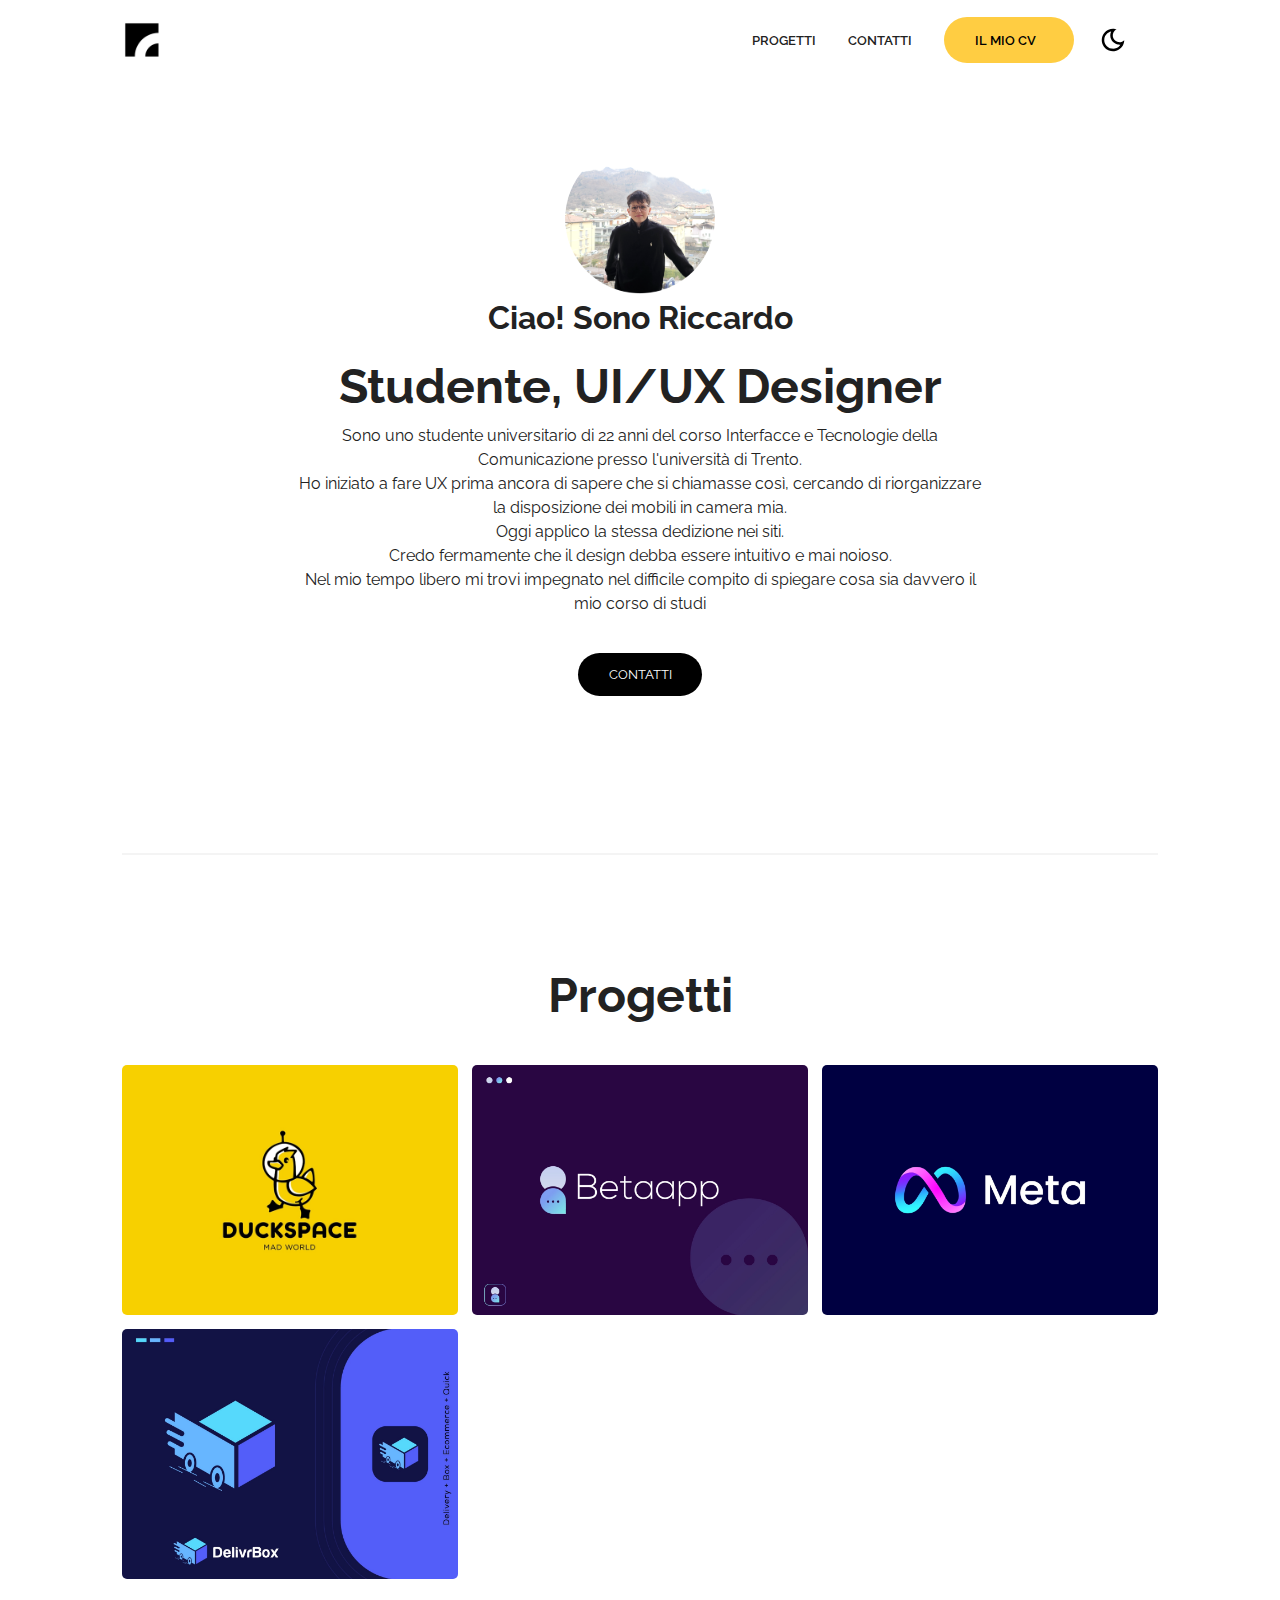
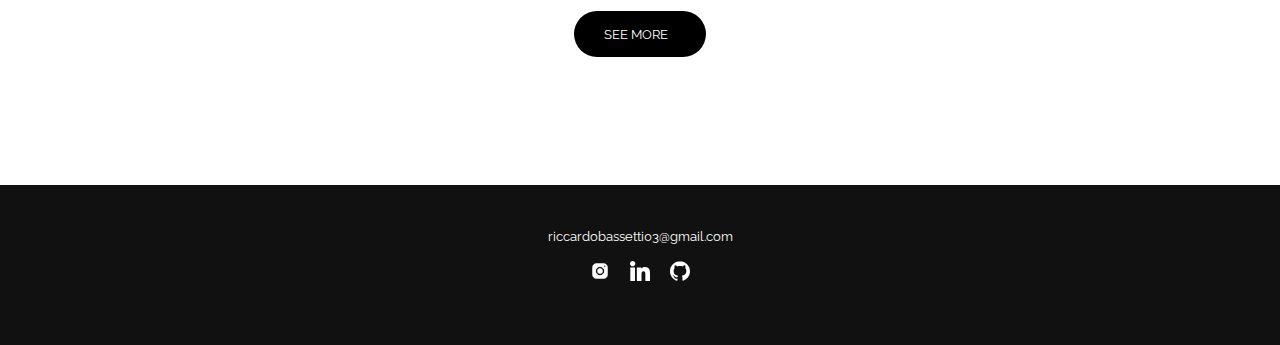
<file: docs/index.html>
<!DOCTYPE html>
<html lang="en">
  <head>
    <meta charset="UTF-8" />
    <meta http-equiv="X-UA-Compatible" content="IE=edge" />
    <meta name="viewport" content="width=device-width, initial-scale=1.0" />
    <!-- Primary Meta Tags -->
    <title>Riccardo Bassetti - Portfolio</title>
    
    <meta name="title" content="Riccardo Bassetti - Portfolio" />
    <link rel="icon" type="image/png" href="src/assets/logo.png">
    
    <link rel="manifest" href="assets/favicon/site.webmanifest" />
    <link
      rel="stylesheet"
      href="https://use.fontawesome.com/releases/v5.15.4/css/all.css"
      integrity="sha384-DyZ88mC6Up2uqS4h/KRgHuoeGwBcD4Ng9SiP4dIRy0EXTlnuz47vAwmeGwVChigm"
      crossorigin="anonymous"
    />
    <link rel="stylesheet" href="src/css/style.css" />
    <link rel="stylesheet" href="src/css/utilities.css" />
  </head>
  <body>
    <header id="hero">
      <!-- Navbar -->
      <nav class="navbar">
        <div class="container">
          <!-- Logo -->
          <h1 id="logo">
            <a href="index.html"
              ><img src="src/assets/logo.png" alt="Your Logo"
            /></a>
          </h1>
          <!-- Navbar links -->
          <ul class="nav-menu">
            <li><a class="nav-link" href="src_orderly/App.vue">PROGETTI</a></li>
            <li><a class="nav-link" href="#">CONTATTI</a></li>
            <li>
              <a
                class="nav-link btn btn-primary"
                href="https://drive.google.com/file/d/1mDFr0MBpvtR3cPLHVFaiS0eNNdrtkAq0/view?usp=sharing"
                >Il mio CV <i class="fas fa-arrow-right"></i
              ></a>
            </li>

            <!-- Toggle switch -->
            <div class="theme-switch">
              <input type="checkbox" id="switch" />
              <label class="toggle-icons" for="switch">
                <img class="moon" src="src/assets/moon.svg" />
                <img class="sun" src="src/assets/sun.svg" />
              </label>
            </div>
            <!-- Hamburger menu -->
          </ul>
          <div class="hamburger">
            <span class="bar"></span>
            <span class="bar"></span>
            <span class="bar"></span>
          </div>
        </div>
      </nav>

      <section class="header-container">
        <img
          class="profile-image"
          src="src/assets/profile-image.png"
          alt=""
        />
        <h1>Ciao! Sono Riccardo</h1>

        <div class="content-text">
          <h2>Studente, UI/UX Designer</h2>
          <h2></h2>

          <p>
            Sono uno studente universitario di 22 anni del corso Interfacce e Tecnologie della Comunicazione presso l'università di Trento.
            <br> 
            Ho iniziato a fare UX prima ancora di sapere che si chiamasse così, cercando di riorganizzare la disposizione dei mobili in camera mia. 
            <br>
            Oggi applico la stessa dedizione nei siti.
            <br>
            Credo fermamente che il design debba essere intuitivo e mai noioso. 
            <br>
            Nel mio tempo libero mi trovi impegnato nel difficile compito di spiegare cosa sia davvero il mio corso di studi
          </p>
        </div>
        <a
          href="https://github.com/CommunityPro/portfolio-html"
          class="btn btn-secondary"
          target="_blank"
          >Contatti</a
        >
      </section>
    </header>

    <!-- Projects -->
    <section id="projects" class="project-container container">
      <div class="division"></div>
      <div class="content-text">
        <h2>Progetti</h2>
        <p></p>
      </div>

<article class="project">
    <div class="card" style="position: relative;">
        <div class="project-info">
            <div class="project-bio">
                <h3>Orderly x EPHEMERAL</h3>
                <p>Sito web EPHEMERAL</p>
            </div>
            <div class="project-link">
                <a href="https://github.com/riccardolbassetti03/orderly" target="_blank" style="position: relative; z-index: 2;"><i class="fab fa-github"></i></a>
                <a href="https://riccardolbassetti03.github.io/orderly" target="_blank" style="position: relative; z-index: 2;"><i class="fas fa-globe"></i></a>
            </div>
        </div>
        <a href="orderly.html" style="position: absolute; top: 0; left: 0; width: 100%; height: 100%; z-index: 1;"></a>
    </div>

    <div class="card" style="position: relative;">
        <div class="project-info">
            <div class="project-bio">
                <h3>EasyStay</h3>
                <p>Progettazione sistema prenotazione camere d'albergo</p>
            </div>
            <div class="project-link">
                <a href="https://drive.google.com/file/d/1ed3bXl9Nc2h3ogRHtcXA3GsTUwev8TEd/view?usp=sharing" 
                   target="_blank" 
                   style="position: relative; z-index: 2;">
                   <i class="fas fa-globe"></i>
                </a>
            </div>
        </div>
        <a href="easystay.html" style="position: absolute; top: 0; left: 0; width: 100%; height: 100%; z-index: 1;"></a>
    </div>

    <div class="card" style="position: relative;">
        <div class="project-info">
            <div class="project-bio">
                <h3>Esame maturità 2023</h3>
                <p>Registro elettronico per istituto serale Marie Curie Pergine Valsugana</p>
            </div>
            <div class="project-link">
                <a href="https://progettocerbero.altervista.org" 
                   target="_blank" 
                   style="position: relative; z-index: 2;">
                   <i class="fas fa-globe"></i>
                </a>
            </div>
        </div>
        <a href="mariecurie.html" style="position: absolute; top: 0; left: 0; width: 100%; height: 100%; z-index: 1;"></a>
    </div>

    <div class="card" style="position: relative;">
        <div class="project-info">
            <div class="project-bio">
                <h3>Il calcio come specchio della società</h3>
                <p>Un’indagine Sociologica sulle diversità di genere nel mondo del calcio</p>
            </div>
        </div>
        <a href="calcio-femminile.html" style="position: absolute; top: 0; left: 0; width: 100%; height: 100%; z-index: 1;"></a>
    </div>
</article>

        <!-- Project 5 -->
        <!--
        <div href="" class="card">
          <div class="project-info">
            <div class="project-bio">
              <h3>Project Five</h3>
              <p>React, Redux, SASS</p>
            </div>

            <div class="project-link">
              <a href="#" target="_blank"><i class="fab fa-github"></i></a>
              <a href="#" target="_blank"><i class="fas fa-globe"></i></a>
            </div>
          </div>
        </div>

        -->
        <!-- Project 6 -->
        <!--
        <div href="" class="card">
          <div class="project-info">
            <div class="project-bio">
              <h3>Project Six</h3>
              <p>React, Redux, SASS</p>
            </div>

            <div class="project-link">
              <a href="#" target="_blank"><i class="fab fa-github"></i></a>
              <a href="#" target="_blank"><i class="fas fa-globe"></i></a>
            </div>
          </div>
        </div>
        -->


      <a href="#" class="btn btn-secondary"
        target="_blank" >See More <i class="fas fa-arrow-right"></i
      ></a>
    </section>

   <footer id="footer">
  <div class="container">
    <a href="mailto:riccardobassetti03@gmail.com">riccardobassetti03@gmail.com</a>
    <div class="social">
      <a href="https://www.instagram.com/riccardo_bassetti" target="_blank"><img src="src/assets/instagram-icon.png" alt="Instagram"/></a>
      <a href="#" target="_blank"><img src="src/assets/linkedin-icon.svg" alt="Linkedin"/></a>
      <a href="https://github.com/riccardolbassetti03" target="_blank"><img src="src/assets/github-icon.svg" alt="GitHub" /></a>
    </div>
  </div>
</footer>
    <script src="src/js/script.js"></script>
  </body>
</html>
</file>
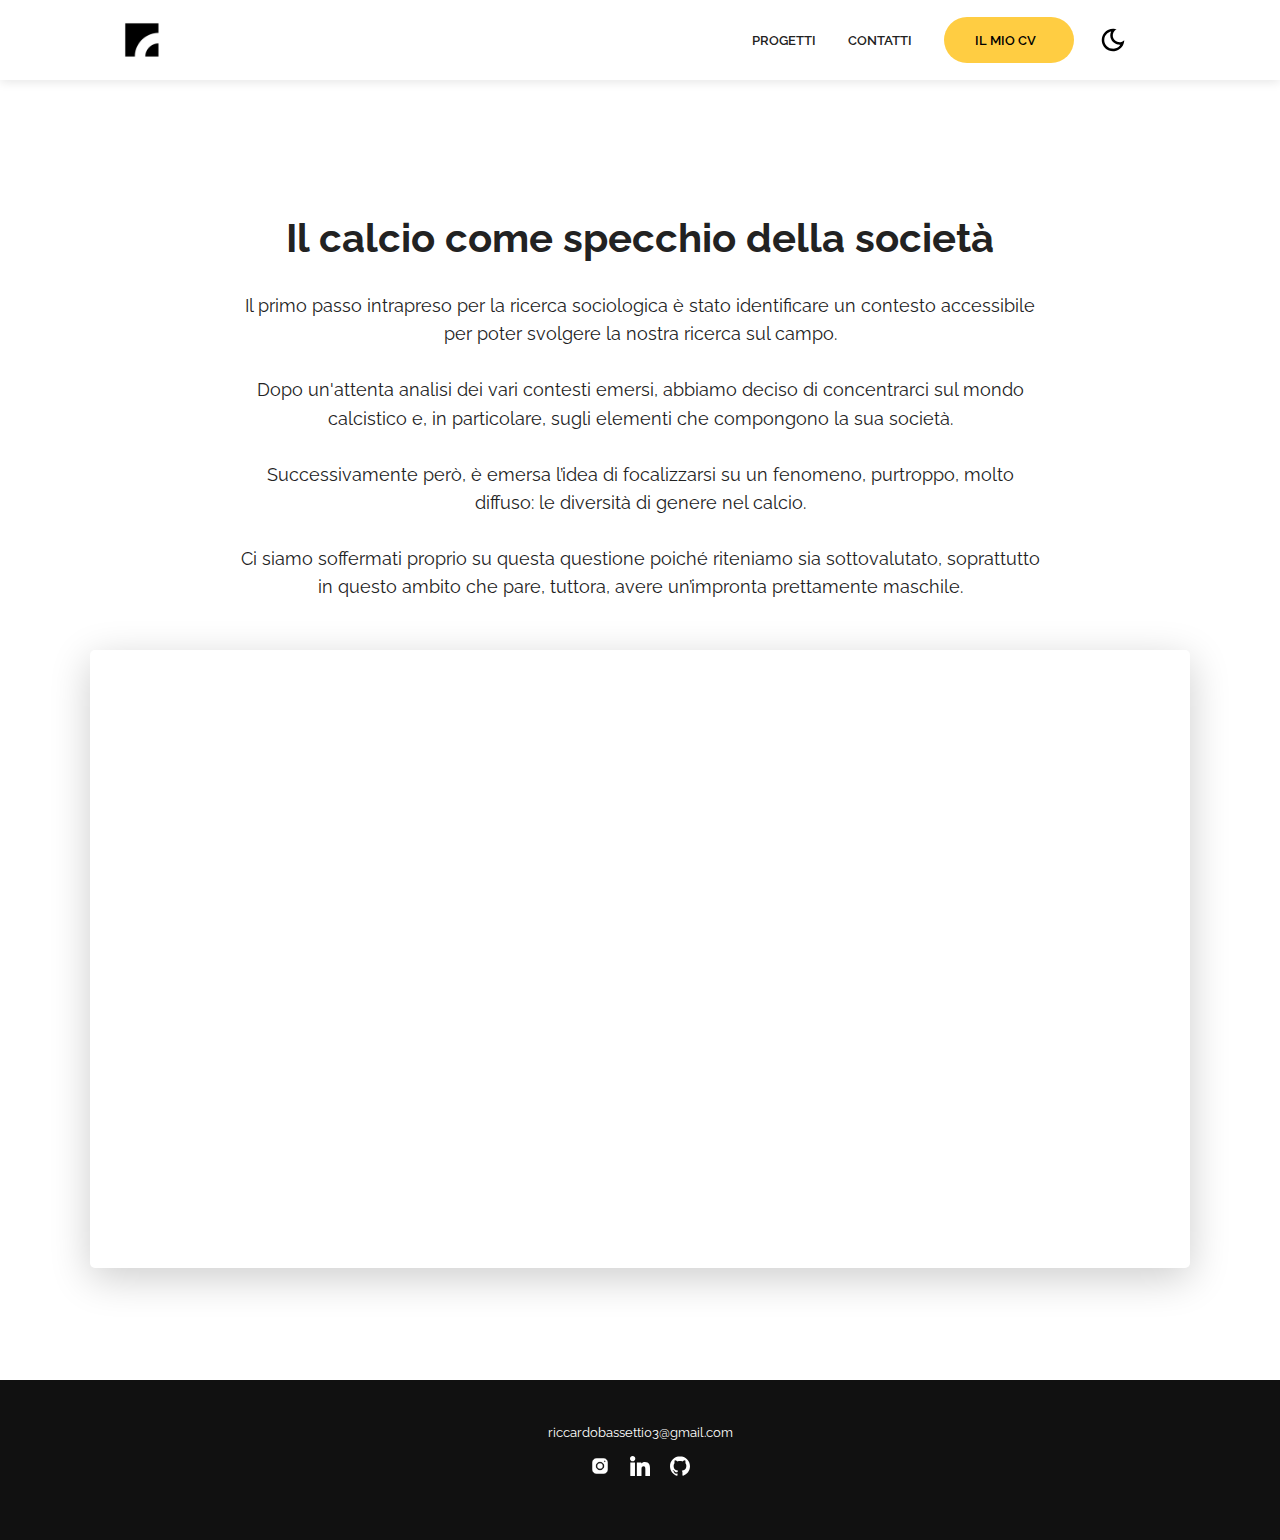
<file: docs/calcio-femminile.html>
<!DOCTYPE html>
<html lang="it">
<head>
  <meta charset="UTF-8" />
  <meta http-equiv="X-UA-Compatible" content="IE=edge" />
  <meta name="viewport" content="width=device-width, initial-scale=1.0" />
  <title>Il calcio come specchio della società</title>
  
  <link rel="icon" type="image/png" href="src/assets/logo.png">
  <link
  rel="stylesheet"
  href="https://use.fontawesome.com/releases/v5.15.4/css/all.css"
  integrity="sha384-DyZ88mC6Up2uqS4h/KRgHuoeGwBcD4Ng9SiP4dIRy0EXTlnuz47vAwmeGwVChigm"
  crossorigin="anonymous"
  />
  <link rel="stylesheet" href="src/css/style.css" />
  <link rel="stylesheet" href="src/css/utilities.css" />
  
  <style>
    body {
      background-color: var(--bg-primary); 
    }
    
    .navbar-project {
      background-color: var(--bg-primary);
      position: sticky;
      top: 0;
      z-index: 100;
      box-shadow: 0 2px 10px rgba(0,0,0,0.1);
    }
    
    .project-details {
      /* MODIFICA: Aumentato padding-top per fare spazio al bottone fisso in alto */
      padding: 8rem 0 4rem 0; 
      min-height: 80vh;
    }
    
    .project-description {
      margin-bottom: 3rem;
      text-align: center;
    }
    
    .project-description h1 {
      font-size: 2.5rem;
      margin-bottom: 1.5rem;
      color: var(--text-color);
    }
    
    .project-description p {
      font-size: 1.1rem;
      line-height: 1.6;
      max-width: 800px;
      margin: 0 auto;
      color: var(--text-color);
    }
    
    .pdf-container {
      position: relative;
      width: 100%;
      height: 0;
      padding-bottom: 56.25%;
      margin-bottom: 3rem;
      box-shadow: var(--shadow);
      border-radius: 5px;
      overflow: hidden;
    }
    
    .pdf-container iframe {
      position: absolute;
      top: 0;
      left: 0;
      width: 100%;
      height: 100%;
      border: none;
    }
    
    /* --- MODIFICA: Bottone Fluttuante in ALTO --- */
    .action-button-container {
      position: fixed;
      top: 100px;               /* Posizionato in alto, sotto la navbar (circa 80px) */
      left: 50%;
      transform: translateX(-50%);
      z-index: 1000;
      text-align: center;
      width: auto;
    }
    
    .action-button-container .btn {
      box-shadow: 0 4px 15px rgba(0,0,0,0.3); 
      /* Opzionale: un po' di trasparenza o sfondo solido per staccarlo */
      background-color: var(--primary-color);
      color: #000000;
    }
  </style>
</head>
<body>
  
  <nav class="navbar navbar-project">
    <div class="container">
      <h1 id="logo">
        <a href="index.html"><img src="src/assets/logo.png" alt="Your Logo"/></a>
      </h1>
      <ul class="nav-menu">
        <li><a class="nav-link" href="index.html#projects">PROGETTI</a></li>
        <li><a class="nav-link" href="index.html#footer">CONTATTI</a></li>
        <li>
          <a class="nav-link btn btn-primary" href="https://drive.google.com/file/d/1AZZuRDtQbfVq_K77v7v3TTaOTb0Z8zk8/view?usp=sharing">Il mio CV <i class="fas fa-arrow-right"></i></a>
        </li>
        <div class="theme-switch">
          <input type="checkbox" id="switch" />
          <label class="toggle-icons" for="switch">
            <img class="moon" src="src/assets/moon.svg" />
            <img class="sun" src="src/assets/sun.svg" />
          </label>
        </div>
      </ul>
      <div class="hamburger">
        <span class="bar"></span>
        <span class="bar"></span>
        <span class="bar"></span>
      </div>
    </div>
  </nav>
  
  <section class="project-details container">
    
    <div class="project-description">
      <h1>Il calcio come specchio della società</h1>
      <p>
        Il primo passo intrapreso per la ricerca sociologica è stato identificare un contesto
        accessibile per poter svolgere la nostra ricerca sul campo.
        
        <br>
        <br>
        Dopo un'attenta analisi dei vari contesti emersi, abbiamo deciso di concentrarci sul
        mondo calcistico e, in particolare, sugli elementi che compongono la sua società.
        <br>
        <br>
        Successivamente però, è emersa l’idea di focalizzarsi su un fenomeno, purtroppo,
        molto diffuso: le diversità di genere nel calcio.
        <br>
        <br>
        Ci siamo soffermati proprio su questa
        questione poiché riteniamo sia sottovalutato, soprattutto in questo ambito che pare,
        tuttora, avere un’impronta prettamente maschile.
      </p>
    </div>
    
    <div class="pdf-container">
      <iframe 
      src="https://drive.google.com/file/d/1eNZFyXvMhwF6hM6HHZALuCaDGqlm33nA/preview" 
      allow="autoplay">
    </iframe>
  </div>
  
</section>

<footer id="footer">
  <div class="container">
    <a href="mailto:riccardobassetti03@gmail.com">riccardobassetti03@gmail.com</a>
    <div class="social">
      <a href="https://www.instagram.com/riccardo_bassetti" target="_blank"><img src="src/assets/instagram-icon.png" alt="Instagram"/></a>
      <a href="#" target="_blank"><img src="src/assets/linkedin-icon.svg" alt="Linkedin"/></a>
      <a href="https://github.com/riccardolbassetti03" target="_blank"><img src="src/assets/github-icon.svg" alt="GitHub" /></a>
    </div>
  </div>
</footer>

<script src="src/js/script.js"></script>
</body>
</html>
</file>
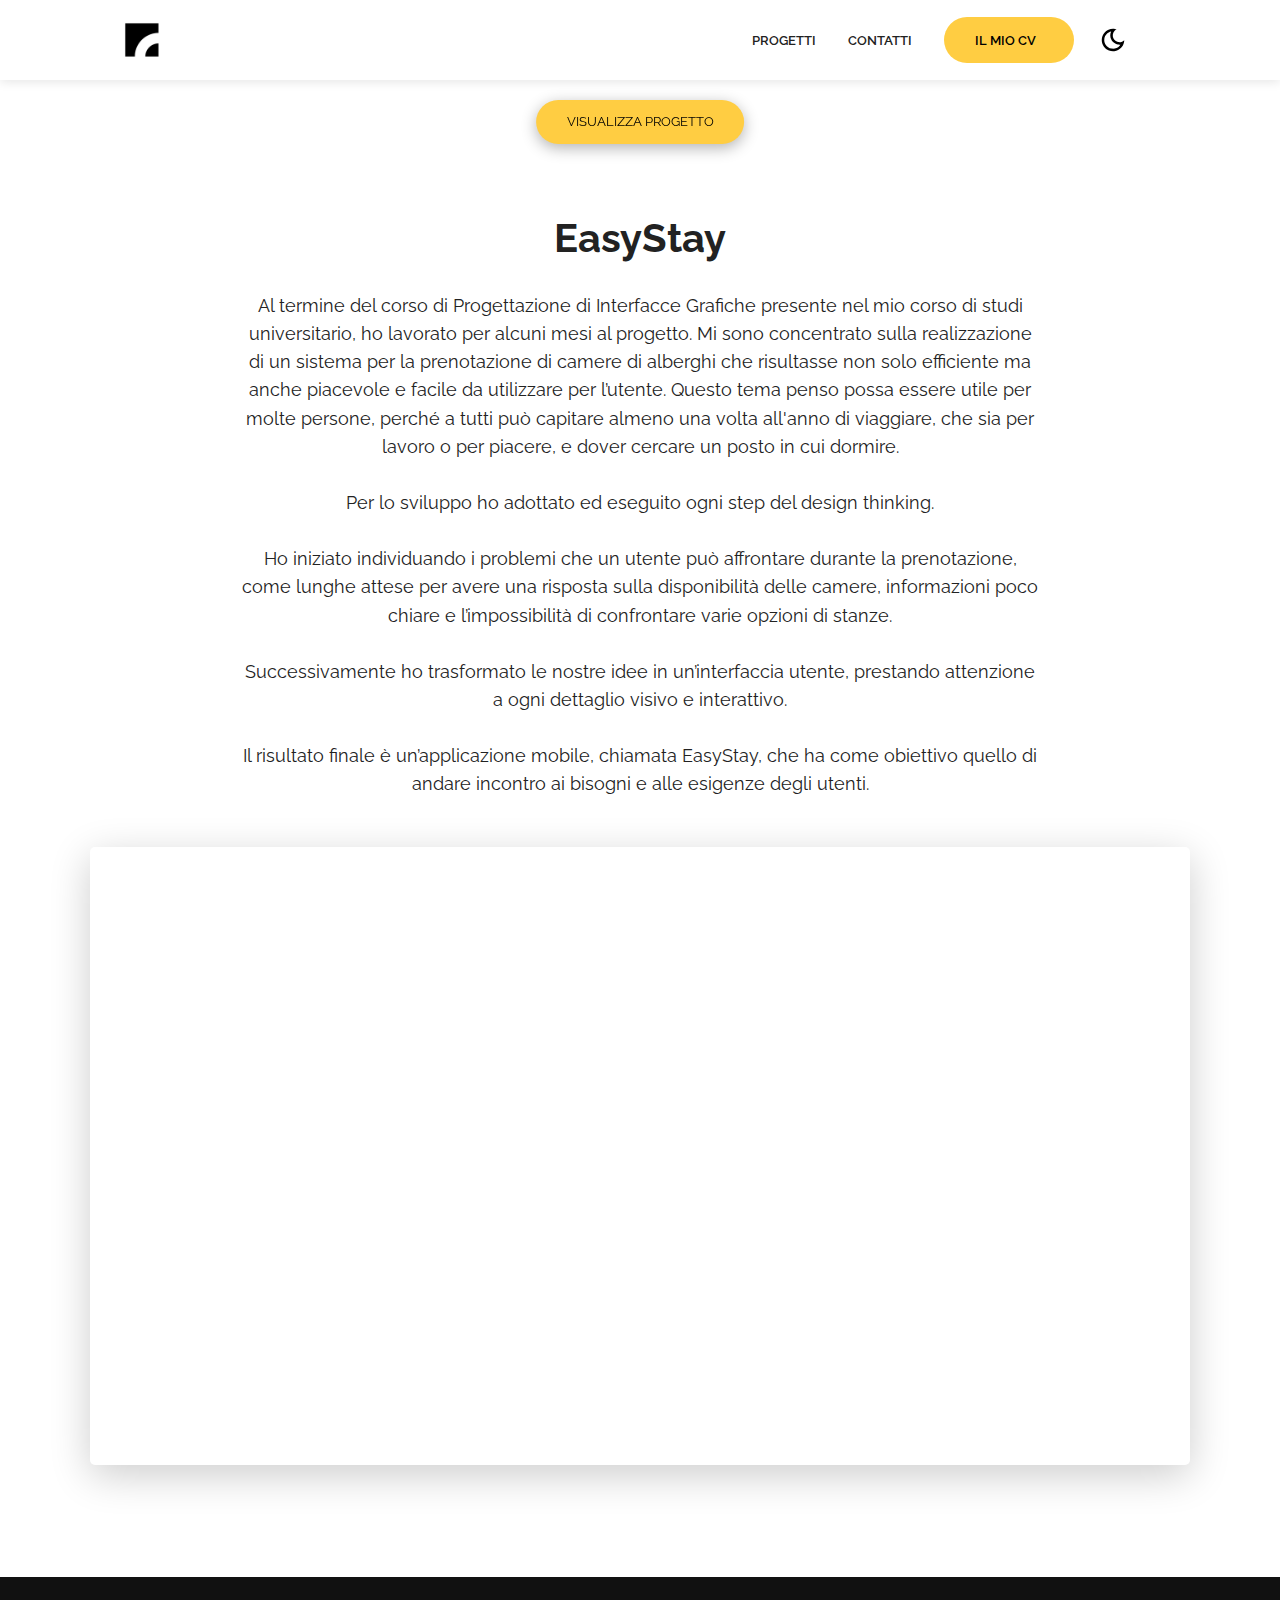
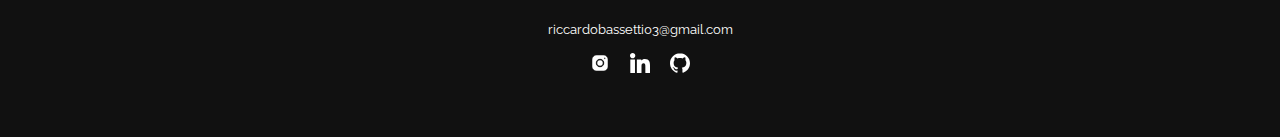
<file: docs/easystay.html>
<!DOCTYPE html>
<html lang="it">
<head>
  <meta charset="UTF-8" />
  <meta http-equiv="X-UA-Compatible" content="IE=edge" />
  <meta name="viewport" content="width=device-width, initial-scale=1.0" />
  <title>EasyStay</title>
  
  <link rel="icon" type="image/png" href="src/assets/logo.png">
  <link
  rel="stylesheet"
  href="https://use.fontawesome.com/releases/v5.15.4/css/all.css"
  integrity="sha384-DyZ88mC6Up2uqS4h/KRgHuoeGwBcD4Ng9SiP4dIRy0EXTlnuz47vAwmeGwVChigm"
  crossorigin="anonymous"
  />
  <link rel="stylesheet" href="src/css/style.css" />
  <link rel="stylesheet" href="src/css/utilities.css" />
  
  <style>
    body {
      background-color: var(--bg-primary); 
    }
    
    .navbar-project {
      background-color: var(--bg-primary);
      position: sticky;
      top: 0;
      z-index: 100;
      box-shadow: 0 2px 10px rgba(0,0,0,0.1);
    }
    
    .project-details {
      /* MODIFICA: Aumentato padding-top per fare spazio al bottone fisso in alto */
      padding: 8rem 0 4rem 0; 
      min-height: 80vh;
    }
    
    .project-description {
      margin-bottom: 3rem;
      text-align: center;
    }
    
    .project-description h1 {
      font-size: 2.5rem;
      margin-bottom: 1.5rem;
      color: var(--text-color);
    }
    
    .project-description p {
      font-size: 1.1rem;
      line-height: 1.6;
      max-width: 800px;
      margin: 0 auto;
      color: var(--text-color);
    }
    
    .pdf-container {
      position: relative;
      width: 100%;
      height: 0;
      padding-bottom: 56.25%;
      margin-bottom: 3rem;
      box-shadow: var(--shadow);
      border-radius: 5px;
      overflow: hidden;
    }
    
    .pdf-container iframe {
      position: absolute;
      top: 0;
      left: 0;
      width: 100%;
      height: 100%;
      border: none;
    }
    
    /* --- MODIFICA: Bottone Fluttuante in ALTO --- */
    .action-button-container {
      position: fixed;
      top: 100px;               /* Posizionato in alto, sotto la navbar (circa 80px) */
      left: 50%;
      transform: translateX(-50%);
      z-index: 1000;
      text-align: center;
      width: auto;
    }
    
    .action-button-container .btn {
      box-shadow: 0 4px 15px rgba(0,0,0,0.3); 
      /* Opzionale: un po' di trasparenza o sfondo solido per staccarlo */
      background-color: var(--primary-color);
      color: #000000;
    }
  </style>
</head>
<body>
  
  <nav class="navbar navbar-project">
    <div class="container">
      <h1 id="logo">
        <a href="index.html"><img src="src/assets/logo.png" alt="Your Logo"/></a>
      </h1>
      <ul class="nav-menu">
        <li><a class="nav-link" href="index.html#projects">PROGETTI</a></li>
        <li><a class="nav-link" href="index.html#footer">CONTATTI</a></li>
        <li>
          <a class="nav-link btn btn-primary" href="https://drive.google.com/file/d/1AZZuRDtQbfVq_K77v7v3TTaOTb0Z8zk8/view?usp=sharing">Il mio CV <i class="fas fa-arrow-right"></i></a>
        </li>
        <div class="theme-switch">
          <input type="checkbox" id="switch" />
          <label class="toggle-icons" for="switch">
            <img class="moon" src="src/assets/moon.svg" />
            <img class="sun" src="src/assets/sun.svg" />
          </label>
        </div>
      </ul>
      <div class="hamburger">
        <span class="bar"></span>
        <span class="bar"></span>
        <span class="bar"></span>
      </div>
    </div>
  </nav>
  
  <div class="action-button-container">
    <a href="https://www.figma.com/design/dUJNSAbBooCty8woGe9NiP/EasyStay-by-Riccardo-Bassetti?node-id=13-68&t=5tUvXePxHUPgsErK-1" class="btn btn-primary" target="_blank">
      Visualizza Progetto <i class="fas fa-external-link-alt"></i>
    </a>
  </div>
  
  <section class="project-details container">
    
    <div class="project-description">
      <h1>EasyStay</h1>
      <p>
        Al termine del corso di Progettazione di Interfacce Grafiche presente nel mio corso di studi universitario, ho lavorato per alcuni mesi al progetto. Mi
        sono concentrato sulla realizzazione di un sistema per la prenotazione di camere di alberghi che
        risultasse non solo efficiente ma anche piacevole e facile da utilizzare per l’utente. Questo tema penso
        possa essere utile per molte persone, perché a tutti può capitare almeno una volta all'anno di viaggiare,
        che sia per lavoro o per piacere, e dover cercare un posto in cui dormire.
        
        <br>
        <br>
        Per lo sviluppo ho adottato ed eseguito ogni step del design thinking.
        <br>
        <br>
        Ho iniziato individuando i problemi che un utente può affrontare durante la prenotazione, come lunghe
        attese per avere una risposta sulla disponibilità delle camere, informazioni poco chiare e l’impossibilità di
        confrontare varie opzioni di stanze.
        <br>
        <br>
        Successivamente ho trasformato le nostre idee in un’interfaccia utente, prestando attenzione a ogni
        dettaglio visivo e interattivo.
        <br>
        <br>
        Il risultato finale è un’applicazione mobile, chiamata EasyStay, che ha come obiettivo quello di andare
        incontro ai bisogni e alle esigenze degli utenti.
      </p>
    </div>
    
    <div class="pdf-container">
      <iframe 
      src="https://drive.google.com/file/d/1ed3bXl9Nc2h3ogRHtcXA3GsTUwev8TEd/preview" 
      allow="autoplay">
    </iframe>
  </div>
  
</section>

<footer id="footer">
  <div class="container">
    <a href="mailto:riccardobassetti03@gmail.com">riccardobassetti03@gmail.com</a>
    <div class="social">
      <a href="https://www.instagram.com/riccardo_bassetti" target="_blank"><img src="src/assets/instagram-icon.png" alt="Instagram"/></a>
      <a href="#" target="_blank"><img src="src/assets/linkedin-icon.svg" alt="Linkedin"/></a>
      <a href="https://github.com/riccardolbassetti03" target="_blank"><img src="src/assets/github-icon.svg" alt="GitHub" /></a>
    </div>
  </div>
</footer>

<script src="src/js/script.js"></script>
</body>
</html>
</file>
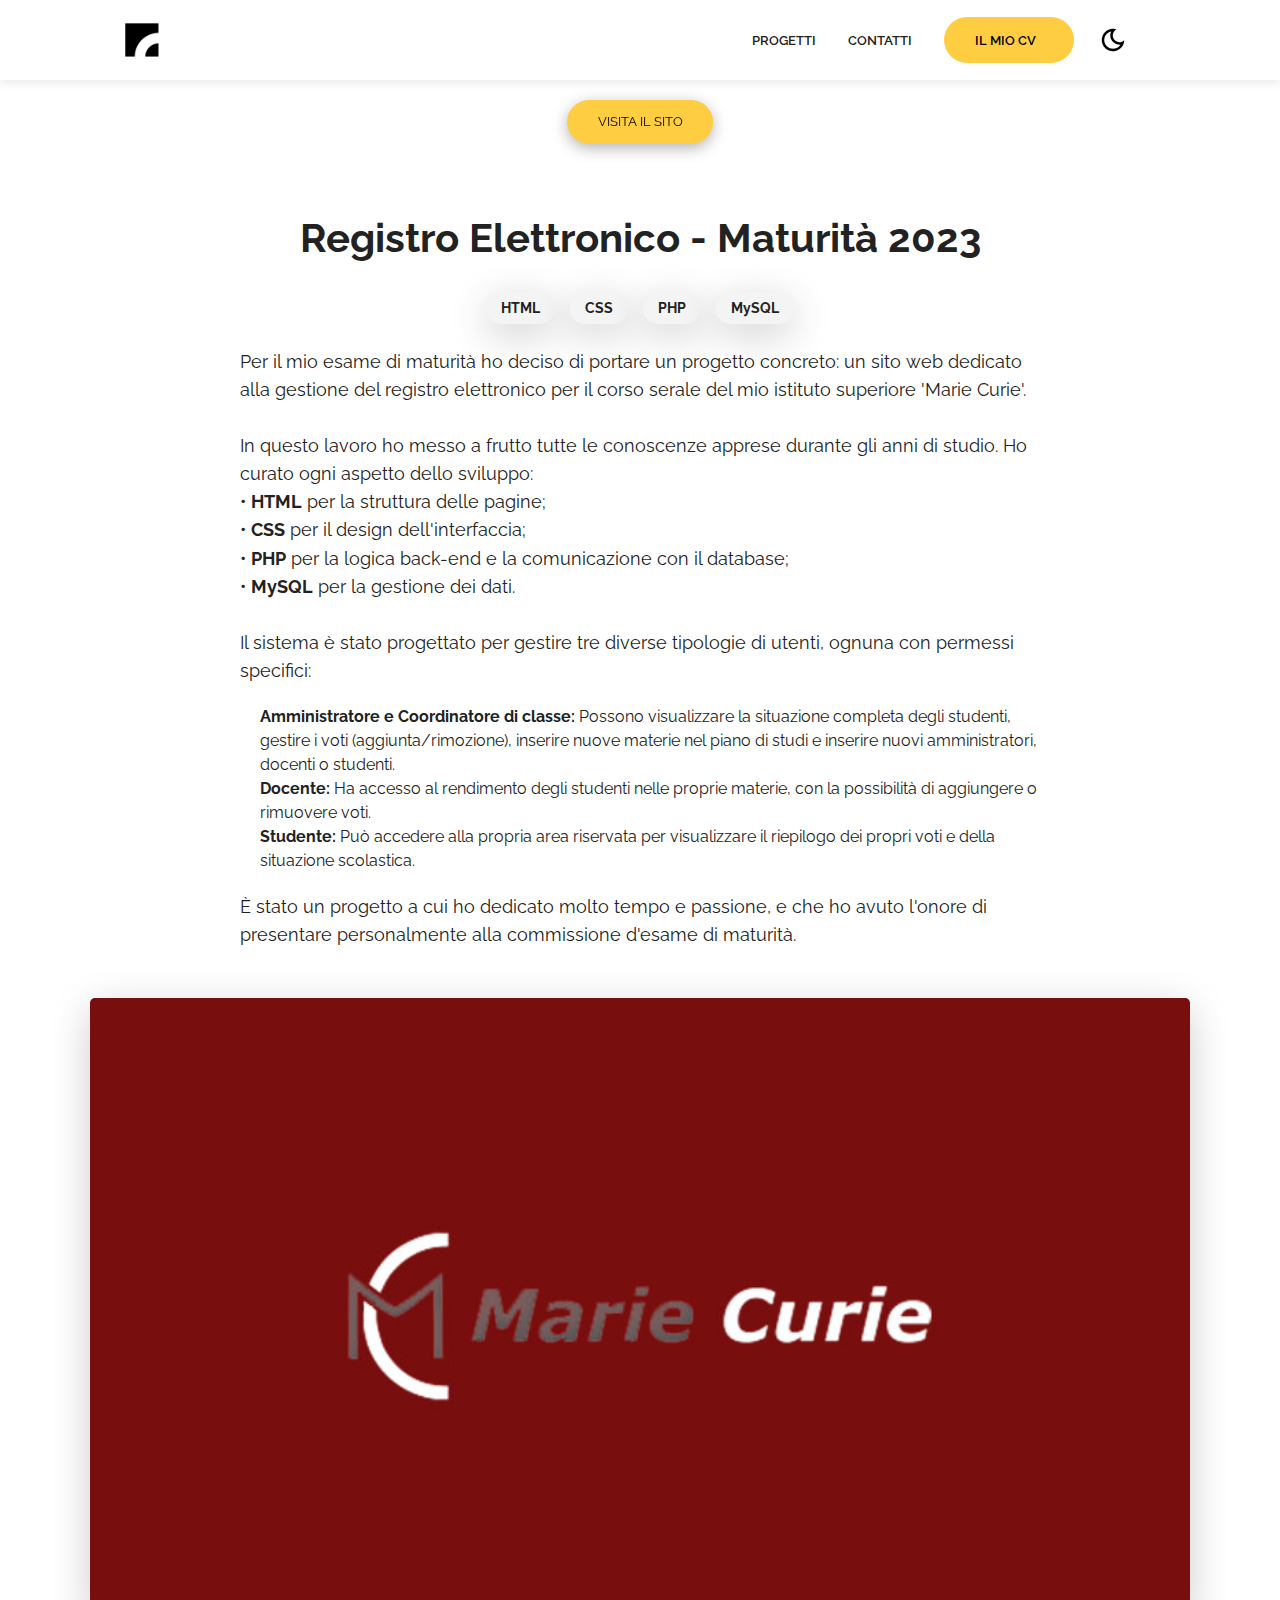
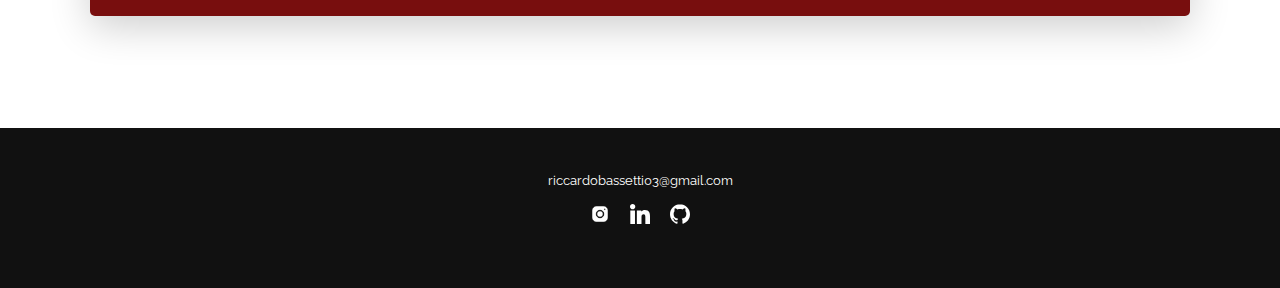
<file: docs/mariecurie.html>
<!DOCTYPE html>
<html lang="it">
<head>
  <meta charset="UTF-8" />
  <meta http-equiv="X-UA-Compatible" content="IE=edge" />
  <meta name="viewport" content="width=device-width, initial-scale=1.0" />
  <title>Esame Maturità - Riccardo Bassetti</title>
  
  <link rel="icon" type="image/png" href="src/assets/logo.png">
  <link
  rel="stylesheet"
  href="https://use.fontawesome.com/releases/v5.15.4/css/all.css"
  integrity="sha384-DyZ88mC6Up2uqS4h/KRgHuoeGwBcD4Ng9SiP4dIRy0EXTlnuz47vAwmeGwVChigm"
  crossorigin="anonymous"
  />
  <link rel="stylesheet" href="src/css/style.css" />
  <link rel="stylesheet" href="src/css/utilities.css" />
  
  <style>
    body {
      background-color: var(--bg-primary); 
    }
    
    .navbar-project {
      background-color: var(--bg-primary);
      position: sticky;
      top: 0;
      z-index: 100;
      box-shadow: 0 2px 10px rgba(0,0,0,0.1);
    }
    
    .project-details {
      padding: 8rem 0 4rem 0; 
      min-height: 80vh;
    }
    
    .project-description {
      margin-bottom: 3rem;
      text-align: center;
    }
    
    .project-description h1 {
      font-size: 2.5rem;
      margin-bottom: 1.5rem;
      color: var(--text-color);
    }
    
    .project-description p {
      font-size: 1.1rem;
      line-height: 1.6;
      max-width: 800px;
      margin: 0 auto;
      color: var(--text-color);
      text-align: left;
    }
    
    .tech-stack {
      display: flex;
      justify-content: center;
      gap: 15px;
      margin-top: 20px;
      flex-wrap: wrap;
    }
    
    .tech-badge {
      background-color: var(--card-background);
      padding: 5px 15px;
      border-radius: 15px;
      font-size: 0.9rem;
      font-weight: bold;
      color: var(--text-color);
      box-shadow: var(--shadow);
    }
    
    .pdf-container {
      position: relative;
      width: 100%;
      height: 0;
      padding-bottom: 56.25%;
      margin-bottom: 3rem;
      box-shadow: var(--shadow);
      border-radius: 5px;
      overflow: hidden;
      background-color: #f4f4f4;
    }
    
    .pdf-container img {
      position: absolute;
      top: 0;
      left: 0;
      width: 100%;
      height: 100%;
      object-fit: cover;
    }
    
    /* --- MODIFICA: Bottone Fluttuante in ALTO --- */
    .action-button-container {
      position: fixed;
      top: 100px;               /* Posizionato in alto, sotto la navbar (circa 80px) */
      left: 50%;
      transform: translateX(-50%);
      z-index: 1000;
      text-align: center;
      width: auto;
    }
    
    .action-button-container .btn {
      box-shadow: 0 4px 15px rgba(0,0,0,0.3); 
      /* Opzionale: un po' di trasparenza o sfondo solido per staccarlo */
      background-color: var(--primary-color);
      color: #000000;
    }
  </style>
</head>
<body>
  
  <nav class="navbar navbar-project">
    <div class="container">
      <h1 id="logo">
        <a href="index.html"><img src="src/assets/logo.png" alt="Your Logo"/></a>
      </h1>
      <ul class="nav-menu">
        <li><a class="nav-link" href="index.html#projects">PROGETTI</a></li>
        <li><a class="nav-link" href="index.html#footer">CONTATTI</a></li>
        <li>
          <a class="nav-link btn btn-primary" href="https://drive.google.com/file/d/1AZZuRDtQbfVq_K77v7v3TTaOTb0Z8zk8/view?usp=sharing">Il mio CV <i class="fas fa-arrow-right"></i></a>
        </li>
        <div class="theme-switch">
          <input type="checkbox" id="switch" />
          <label class="toggle-icons" for="switch">
            <img class="moon" src="src/assets/moon.svg" />
            <img class="sun" src="src/assets/sun.svg" />
          </label>
        </div>
      </ul>
      <div class="hamburger">
        <span class="bar"></span>
        <span class="bar"></span>
        <span class="bar"></span>
      </div>
    </div>
  </nav>
  
  <div class="action-button-container">
    <a href="https://progettocerbero.altervista.org" class="btn btn-primary" target="_blank">
      Visita il Sito <i class="fas fa-external-link-alt"></i>
    </a>
  </div>
  
  <section class="project-details container">
    
    <div class="project-description">
      <h1>Registro Elettronico - Maturità 2023</h1>
      
      <div class="tech-stack">
        <span class="tech-badge">HTML</span>
        <span class="tech-badge">CSS</span>
        <span class="tech-badge">PHP</span>
        <span class="tech-badge">MySQL</span>
      </div>
      <br>
      
      <p>
        Per il mio esame di maturità ho deciso di portare un progetto concreto: un sito web dedicato alla gestione del registro elettronico per il corso serale del mio istituto superiore 'Marie Curie'.
        <br><br>
        In questo lavoro ho messo a frutto tutte le conoscenze apprese durante gli anni di studio. Ho curato ogni aspetto dello sviluppo:
        <br>• <strong>HTML</strong> per la struttura delle pagine;
        <br>• <strong>CSS</strong> per il design dell'interfaccia;
        <br>• <strong>PHP</strong> per la logica back-end e la comunicazione con il database;
        <br>• <strong>MySQL</strong> per la gestione dei dati.
        <br><br>
        Il sistema è stato progettato per gestire tre diverse tipologie di utenti, ognuna con permessi specifici:
      </p>
      <ul style="text-align: left; max-width: 800px; margin: 20px auto; padding-left: 20px;">
        <li><strong>Amministratore e Coordinatore di classe:</strong> Possono visualizzare la situazione completa degli studenti, gestire i voti (aggiunta/rimozione), inserire nuove materie nel piano di studi e inserire nuovi amministratori, docenti o studenti.</li>
        <li><strong>Docente:</strong> Ha accesso al rendimento degli studenti nelle proprie materie, con la possibilità di aggiungere o rimuovere voti.</li>
        <li><strong>Studente:</strong> Può accedere alla propria area riservata per visualizzare il riepilogo dei propri voti e della situazione scolastica.</li>
      </ul>
      <p>
        È stato un progetto a cui ho dedicato molto tempo e passione, e che ho avuto l'onore di presentare personalmente alla commissione d'esame di maturità.
      </p>
    </div>
    
    <div class="pdf-container">
      <img src="src/assets/project/mariecurie.jpg" alt="Screenshot Registro Elettronico">
    </div>
    
  </section>
  
  <footer id="footer">
    <div class="container">
      <a href="mailto:riccardobassetti03@gmail.com">riccardobassetti03@gmail.com</a>
      <div class="social">
        <a href="https://www.instagram.com/riccardo_bassetti" target="_blank"><img src="src/assets/instagram-icon.png" alt="Instagram"/></a>
        <a href="#" target="_blank"><img src="src/assets/linkedin-icon.svg" alt="Linkedin"/></a>
        <a href="https://github.com/riccardolbassetti03" target="_blank"><img src="src/assets/github-icon.svg" alt="GitHub" /></a>
      </div>
    </div>
  </footer>
  
  <script src="src/js/script.js"></script>
</body>
</html>
</file>
<file: docs/src/css/style.css>
/* This is the required project styling. Will contain essential CSS styles like:
   * Flex property
   * Grid layout
   * Cards and sections
*/

@import url(https://fonts.googleapis.com/css?family=Raleway:100,200,300,regular,500,600,700,800,900,100italic,200italic,300italic,italic,500italic,600italic,700italic,800italic,900italic);

/* variables */
:root {
  /* Colors */
  --primary-color: #ffcd42;
  --secondary-color: #ffd35c;
  --bg-primary: #ffffff;
  --text-color: #222222;
  --text-color-two: #ffffff;
  --bg-secondary: #000000;
  --card-background: #f4f4f4;
  --bg-secondary-two: #111111;

  --shadow: 0 10px 40px rgba(0, 0, 0, 0.2);

  /* Font Weight */
  --weight-small: 400;
  --weight-semibold: 600;
  --weight-bold: 800;

  /* Max width */
  --width-small: 600px;
  --width-medium: 1100px;
  --width-large: 1300px;
}

[data-theme="dark"] {
  --primary-color: #ffcd42;
  --secondary-color: #ffd35c;
  --bg-primary: #000000;
  --text-color: #ffffff;
  --text-color-two: #222222;
  --bg-secondary: #ffffff;
  --card-background: #111111;
  --bg-secondary-two: #f4f4f4;
  --shadow: 0 2px 10px rgba(95, 95, 95, 0.2);
}

html {
  font-size: 100%;
  scroll-behavior: smooth;
}

/* Reset default styling */
* {
  margin: 0;
  padding: 0;
  box-sizing: border-box;
}

ul {
  list-style: none;
}

a {
  text-decoration: none;
  color: var(--text-color);
}

/* Main styling */
body {
  background: var(--bg-primary);
  color: var(--text-color);
  font-family: "Raleway", sans-serif;
  line-height: 1.5;
}

/* Navbar */
.navbar {
  position: fixed;
  top: 0;
  left: 0;
  right: 0;
  z-index: 20;
  background: var(--bg-primary);
}

.navbar .container {
  display: flex;
  align-items: center;
  justify-content: space-between;
  z-index: 20;
  height: 80px;
  width: 100%;
}

.navbar .nav-menu {
  display: flex;
  align-items: center;
  background: var(--bg-primary);
}

.navbar .nav-link {
  margin: 0 1rem;
  font-size: 0.8rem;
  font-weight: var(--weight-semibold);
}

.navbar #logo img {
  display: block;
  width: 40px;
}

.navbar .btn {
  margin-right: 1.5rem;
}

.fas.fa-arrow-right {
  margin-left: 0.5rem;
  font-size: 0.9rem;
}

/* hamburger */
.hamburger {
  margin-bottom: 0.1rem;
  display: none;
}

.bar {
  display: block;
  width: 23px;
  height: 3px;
  margin: 4px auto;
  transition: all 0.3s ease-in-out;
  border-radius: 30px;
  background-color: var(--bg-secondary);
}

/* Hero section */
#hero {
  display: flex;
  flex-direction: column;
  height: 100%;
}

.profile-image {
  width: 150px;
  border-radius: 50%;
  animation: bounce 1s infinite alternate;
}

@keyframes bounce {
  from {
    transform: translateY(0px);
  }

  to {
    transform: translateY(-10px);
  }
}

.division {
  width: 100%;
  height: 2px;
  background-color: var(--card-background);
  margin: 5.5rem 0;
}
/* Projects */
#projects {
  display: flex;
  flex-direction: column;
  margin: 2rem auto 5rem;
}

#projects .btn {
  align-self: center;
  margin: 2rem 0;
}

.project {
  display: grid;
  grid-template-columns: repeat(3, 1fr);
  grid-auto-rows: minmax(250px, auto);
  grid-gap: 0.9rem;
}

.card .project-bio p {
  font-size: 0.83rem;
}

.card .project-bio h3 {
  font-size: 0.9rem;
}

.project-info {
  display: flex;
  justify-content: space-between;
  opacity: 0;
  position: relative;
  transition: 0.5s ease-in-out;
}

.project-bio {
  display: flex;
  flex-direction: column;
  justify-content: flex-end;
  position: relative;
  top: 160px;
  left: 10px;
}

/* Footer */
#footer {
  background: #111111;
}

#footer .container {
  display: flex;
  flex-direction: column;
  align-items: center;
  justify-content: center;
  color: #ffffff;
  min-height: 160px;
  text-align: center;
}

#footer a {
  font-size: 0.8rem;
  color: #fff;
}

#footer a:hover {
  opacity: 0.6;
}

#footer .social {
  margin: 0.9rem 0;
}

#footer .social img {
  width: 20px;
  height: 20px;
}

#footer .social a {
  margin: 0 0.5rem;
}

#footer p {
  font-size: 0.8rem;
}

/* Responsiveness */

@media (max-width: 1000px) {
  .project {
    display: grid;
    grid-template-columns: repeat(2, 1fr);
  }
}

@media (max-width: 768px) {
}

@media (max-width: 670px) {
  .navbar .nav-menu {
    position: fixed;
    right: -100vw;
    top: 4.5rem;
    flex-direction: column;
    width: calc(80% - 10px);
    transition: 0.3s;
    box-shadow: var(--shadow);
    padding: 2rem;
    border-radius: 5px;
    align-items: flex-start;
  }

  .navbar .btn {
    margin: 0;
    margin-top: 1rem;
  }

  .nav-menu.active {
    right: 20px;
  }

  .nav-menu .nav-link {
    font-size: 0.9rem;
    margin: 0 0.2rem;
  }

  .nav-menu li {
    margin-bottom: 0.5rem;
    width: 100%;
  }

  .nav-menu .btn {
    width: 100%;
    text-align: center;
    margin-top: 0.5rem;
  }

  .hamburger {
    display: block;
    cursor: pointer;
    padding: 0.2rem 0.4rem;
  }

  .hamburger.active {
    border: 1px dotted gray;
  }

  .hamburger.active .bar:nth-child(2) {
    opacity: 0;
  }

  .hamburger.active .bar:nth-child(1) {
    transform: translateY(6px) rotate(45deg);
  }

  .hamburger.active .bar:nth-child(3) {
    transform: translateY(-8px) rotate(-45deg);
  }
}

@media (max-width: 600px) {
  .project {
    display: grid;
    grid-template-columns: 1fr;
  }

  .header-container .btn {
    border-radius: 5px;
    width: 80%;
  }
}
</file>
<file: docs/src/css/utilities.css>
/* ?This is where reusable styling of this template will be. 
   !Will contain things like:
   * Button styling
   * Background color styling
   * padding and margin
*/

.container {
  max-width: var(--width-medium);
  margin: 0 auto;
  padding: 1rem 2rem;
}

h1::selection,
h2::selection {
  color: #111;
  background: var(--primary-color);
}

/* Buttons */
.btn {
  display: inline-block;
  padding: 0.75rem 1.9rem;
  border-radius: 30px;
  text-transform: uppercase;
  font-size: 0.82rem;
  transition: 0.3s;
}

.btn-primary {
  background: var(--primary-color);
  color: #000000;
}

.btn-secondary {
  margin: 5px 0;
  background-color: var(--bg-secondary);
  color: var(--bg-primary);
}

/* add hover to resume button */
.btn-primary:hover {
  background: var(--secondary-color);
}

/* Dark mode toggle */
#switch {
  display: none;
}

.toggle-icons {
  display: flex;
  justify-content: space-between;
  align-items: center;
  cursor: pointer;
}

.toggle-icons > img {
  transition: 0.6s cubic-bezier(0.23, 1, 0.32, 1);
  width: 30px;
}

.moon {
  transform: rotate(10deg);
}

#switch:checked + .toggle-icons .moon {
  transform: rotate(250deg);
}

#switch:checked + .toggle-icons .sun {
  transform: rotate(100deg);
}

/* Header Container */
.header-container {
  display: flex;
  flex-direction: column;
  align-items: center;
  justify-content: center;
  margin-top: 8rem;
  padding: 1rem;
}

.header-container > div {
  margin-top: 1rem;
}

.content-text {
  text-align: center;
  margin: 1.5rem 0;
}

.content-text h2 {
  font-size: 3rem;
  line-height: 1.2;
  transition: 0.2s ease-in-out;
}

.content-text p {
  padding: 0.5rem;
  margin: 0 auto;
  max-width: 700px;
}

/* Project cards */
.card {
  padding: 1rem;
  background: var(--card-background);
  color: #ffffff;
  border-radius: 5px;
  transition: 0.4s ease-in-out;
  cursor: pointer;
}

.card a {
  color: #ffffff;
  transition: 0.25s ease-in-out;
  font-size: 1.1rem;
  margin-right: 0.3rem;
}

.card a:hover {
  color: var(--primary-color);
}

.card:hover {
  box-shadow: inset 0 100px 1000px 10px rgba(0, 0, 0, 0.8);
}

.card:hover .project-info {
  opacity: 1;
}

/* Project Images */

/* project 1 */
.card:nth-child(1) {
  background: url(../assets/project/project-one.png) center center/cover;
}

/* Project 2 */
.card:nth-child(2) {
  background: url(../assets/project/project-two.png) center center/cover;
}

/* Project 3 */
.card:nth-child(3) {
  background: url(../assets/project/project-three.png) center center/cover;
}

/* Project 4 */
.card:nth-child(4) {
  background: url(../assets/project/project-four.png) center center/cover;
}

/* Project 5 */
.card:nth-child(5) {
  background: url(../assets/project/project-five.png) center center/cover;
}

/* Project 6 */
.card:nth-child(6) {
  background: url(../assets/project/project-six.png) center center/cover;
}

/* Media Queries */
@media (max-width: 768px) {
  .header-container {
    margin-top: 7rem;
    text-align: center;
  }

  .content-text h2 {
    font-size: 2.5rem;
  }
}
</file>
